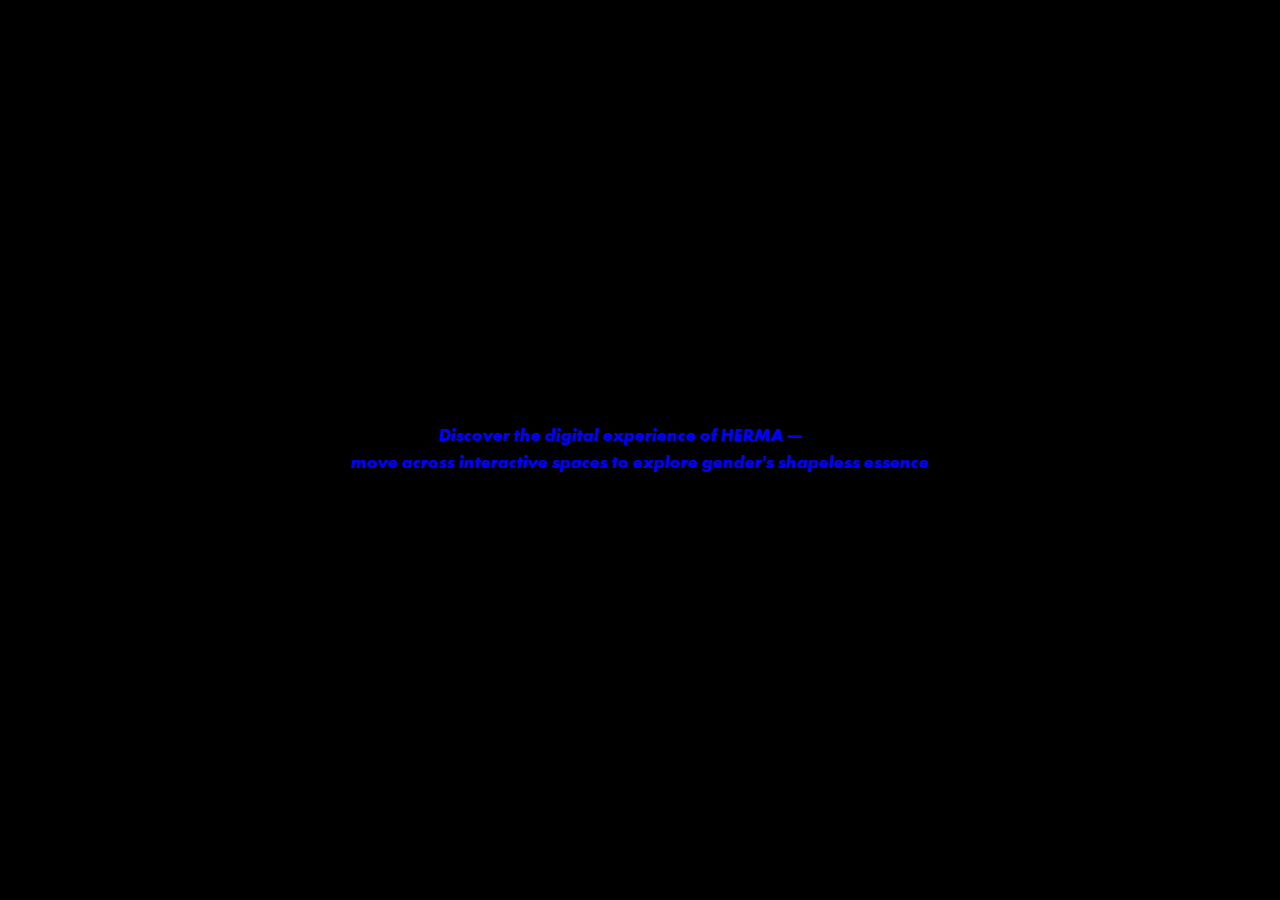
<file: index.html>
<!doctype html>
<html>
	<head>
		<meta charset="utf-8">
		<meta http-equiv="X-UA-Compatible" content="IE=edge">
		<meta name="viewport" content="width=device-width, initial-scale=1">
		<title>Herma</title>
		<link rel="stylesheet" href="base.css">
		<link rel="stylesheet" href="style.css">
	</head>
	<body>
		
		<audio src="sound/homepagefade.mp3" autoplay loop></audio>

		<section class="intro intro_transition">
		  <h2>
<!-- 		    Discover the digital experience of HERMA
		    <br>
			<br>move across interactive spaces to explore gender's shapeless essence. -->
		    &nbsp;&nbsp;&nbsp;&nbsp;&nbsp;&nbsp;&nbsp;&nbsp;&nbsp;&nbsp;&nbsp;&nbsp;&nbsp;&nbsp;&nbsp;&nbsp;&nbsp;&nbsp;&nbsp;&nbsp;&nbsp;&nbsp;Discover the digital experience of HERMA — 
			<br>move across interactive spaces to explore gender's shapeless essence
		  </h2>
		</section>
		
		<section class="main main_transition">
			<div class="main-body">
				<h1><img src="images/logo1.png"></h1>
				<div class="all-squares">
					<div class="s1">
						<a href="x.html" class="interactive1">
			  				<span class="square 1"></span> 
			  			</a>
			  		</div>
			  		<div class="s2">
						<a href="space2.html" class="interactive2">
			  				<span class="square 2"></span> 
			  			</a>
			  		</div>
			  		<div class="s3">
						<a href="more.html" class="interactive3">
			  				<span class="square 3"></span> 
			  			</a>
			  		</div>	
			</div>

			<div class="fullscreen-bg">
				<video src="images/HomepageBgLongLowRes.mp4" type="video/mp4" class="fullscreen-bg" autoplay muted loop>
				</video>
			</div>
		</div>
	</section>
<!-- 		</section>
		<section class="backdrop">
		</section>
 -->

		<!-- for mobile site -->
		<div class="mobile">
			<h6>
			Herma.space needs a web browser to fully be immersed in the interactive experience. <br>Click click, we'll see you soon!
			</h6>
		</div>
		
		<script src="fade.js"></script>
	</body>
</html>
</file>
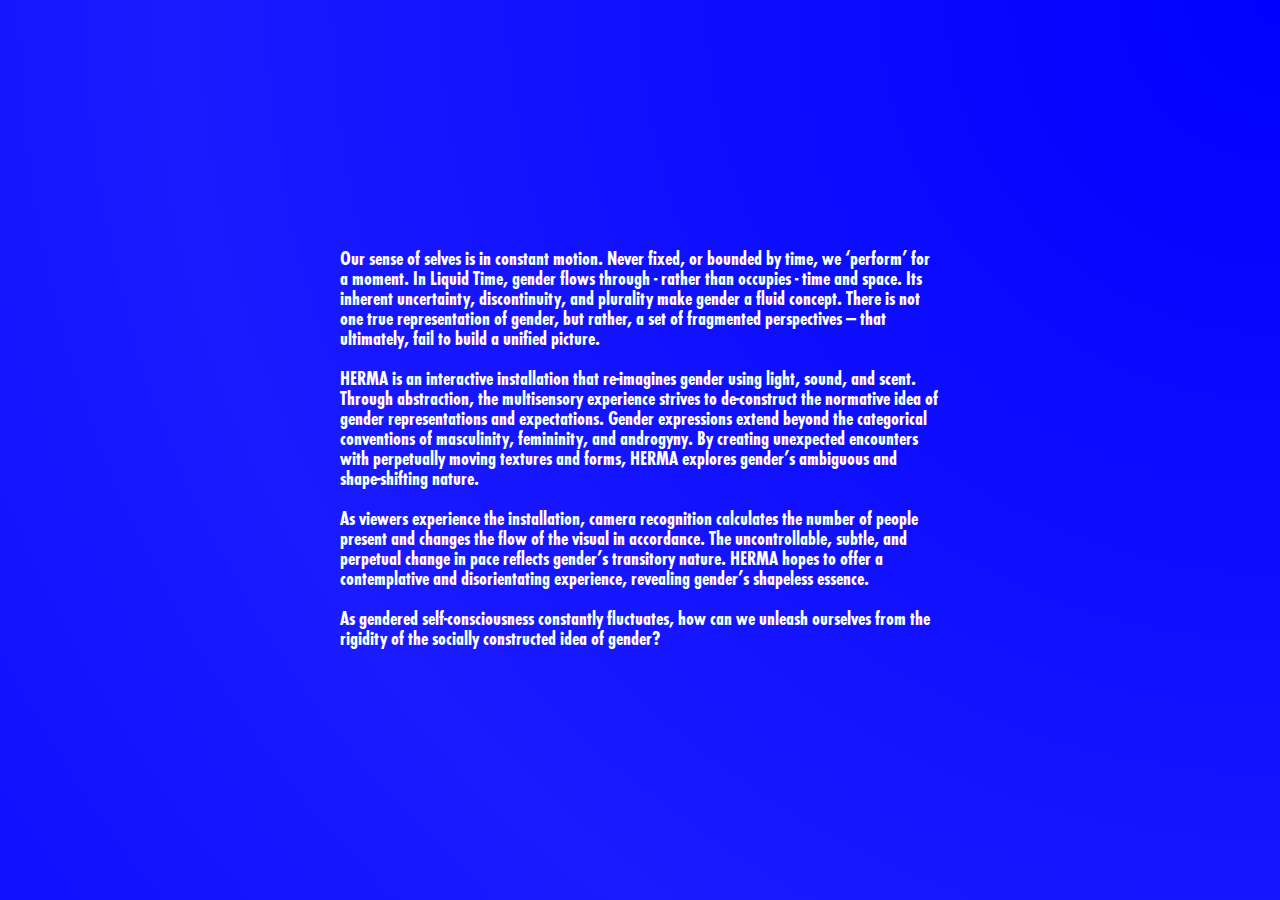
<file: about.html>
<!doctype html>
<html>
	<head>
		<meta charset="utf-8">

		<meta http-equiv="X-UA-Compatible" content="IE=edge">
		<meta name="viewport" content="width=device-width, initial-scale=1">
		<title>herma homepage</title>
		<link rel="stylesheet" href="base.css">
		<link rel="stylesheet" href="about.css">
	</head>
	<body>

		<div class="radial-gradient"></div>
		<section>
			<p>
  				Our sense of selves is in constant motion. Never fixed, or bounded by time, we ‘perform’ for a moment. In Liquid Time, gender flows through - rather than occupies - time and space. Its inherent uncertainty, discontinuity, and plurality make gender a fluid concept. There is not one true representation of gender, but rather, a set of fragmented perspectives — that ultimately, fail to build a unified picture.
			<br><br>
				HERMA is an interactive installation that re-imagines gender using light, sound, and scent. Through abstraction, the multisensory experience strives to de-construct the normative idea of gender representations and expectations. Gender expressions extend beyond the categorical conventions of masculinity, femininity, and androgyny. By creating unexpected encounters with perpetually moving textures and forms, HERMA explores gender’s ambiguous and shape-shifting nature. 
			<br><br>
				As viewers experience the installation, camera recognition calculates the number of people present and changes the flow of the visual in accordance. The uncontrollable, subtle, and perpetual change in pace reflects gender’s transitory nature. HERMA hopes to offer a contemplative and disorientating experience, revealing gender’s shapeless essence. 
			<br><br>
				As gendered self-consciousness constantly fluctuates, how can we unleash ourselves from the rigidity of the socially constructed idea of gender?
  			</p>
		</section>

<!-- 		<script src="jquery.js"></script>
		<script src="gradient.js"></script> -->
		
	</body>
</html>
</file>
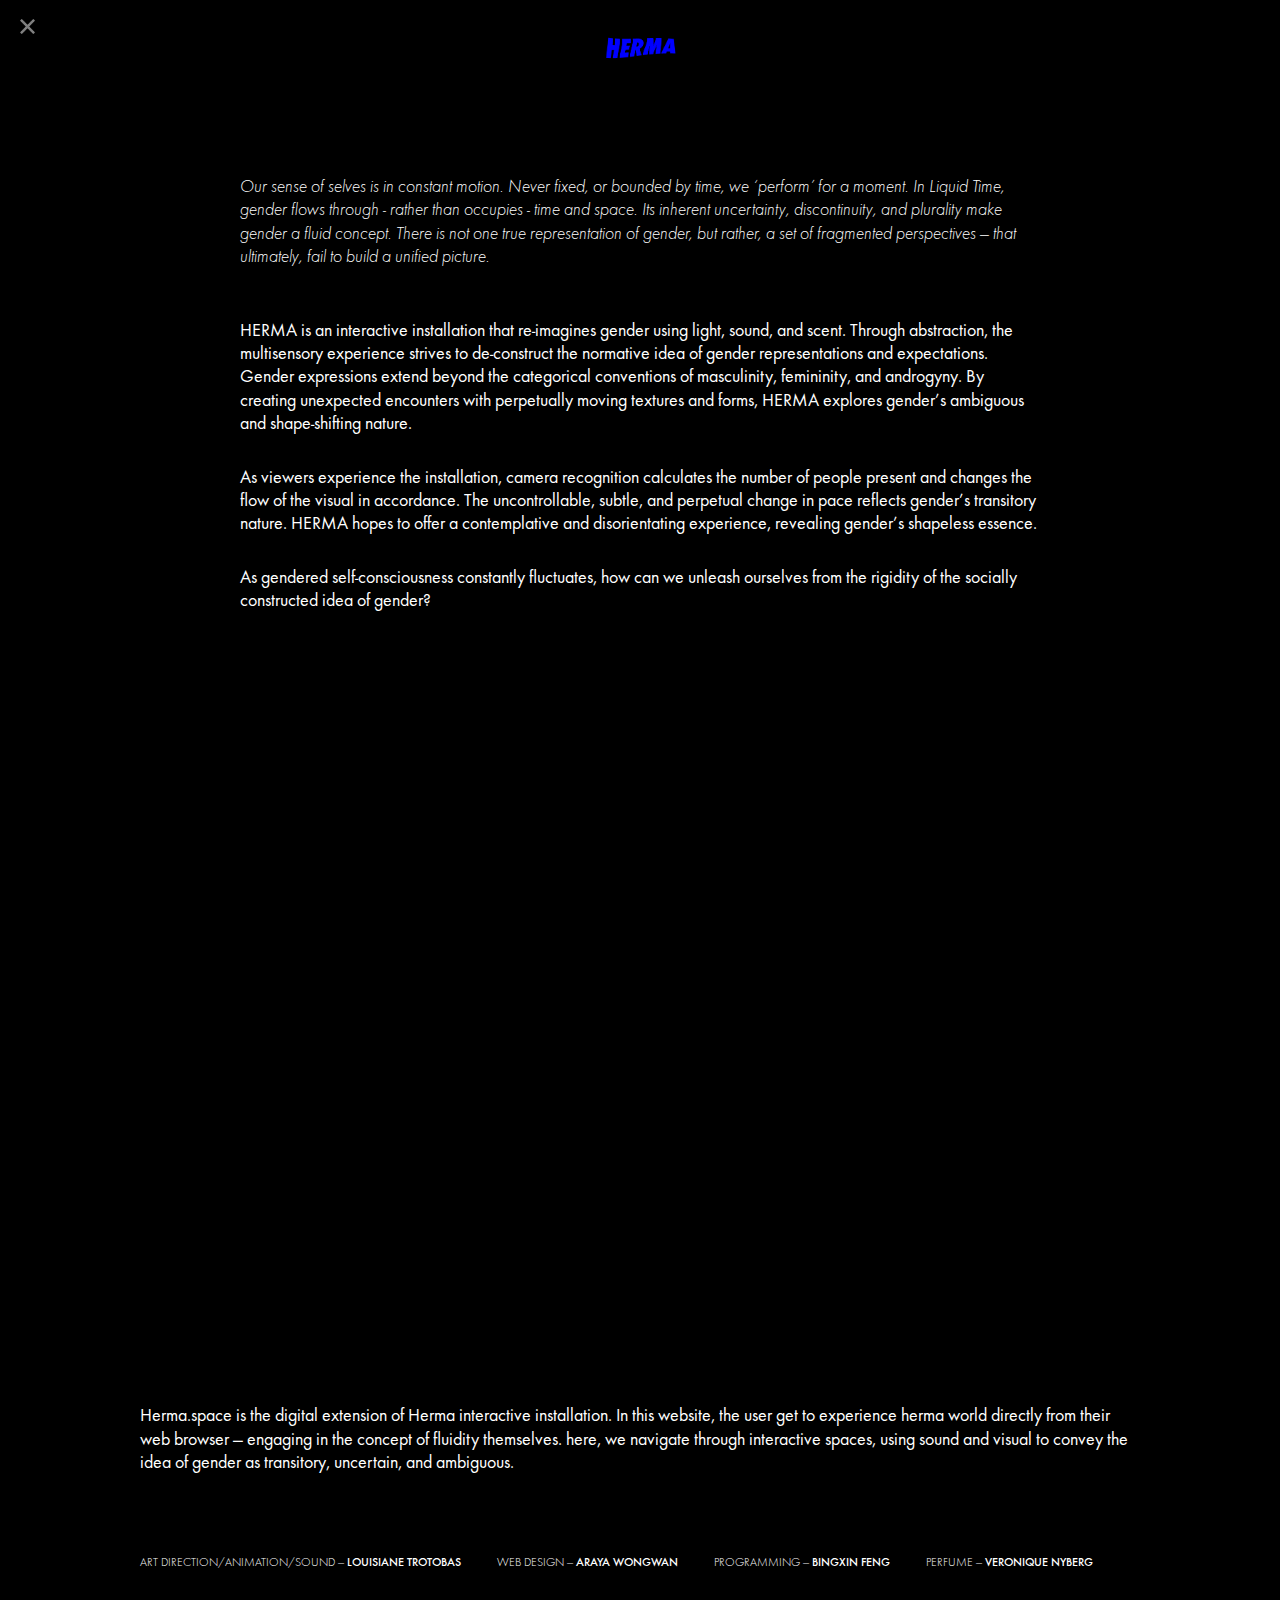
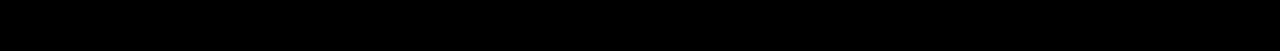
<file: more.html>
<!doctype html>
<html>
	<head>
		<meta charset="utf-8">
		<meta http-equiv="X-UA-Compatible" content="IE=edge">
		<meta name="viewport" content="width=device-width, initial-scale=1">
		<title>Herma</title>
		<link rel="stylesheet" href="base.css">
		<link rel="stylesheet" href="more.css">
	</head>
	<body>

	<a href="index.html?noIntro" class="button">
		<img src="images/Cross.png">
	</a>

	<header>
		<img src=images/logo1.png>
	</header>


	<section>
		<div class="text">
			<p class="first">
  				Our sense of selves is in constant motion. Never fixed, or bounded by time, we ‘perform’ for a moment. In Liquid Time, gender flows through - rather than occupies - time and space. Its inherent uncertainty, discontinuity, and plurality make gender a fluid concept. There is not one true representation of gender, but rather, a set of fragmented perspectives — that ultimately, fail to build a unified picture.
  			</p>	
			<p>
				HERMA is an interactive installation that re-imagines gender using light, sound, and scent. Through abstraction, the multisensory experience strives to de-construct the normative idea of gender representations and expectations. Gender expressions extend beyond the categorical conventions of masculinity, femininity, and androgyny. By creating unexpected encounters with perpetually moving textures and forms, HERMA explores gender’s ambiguous and shape-shifting nature. 
			</p>
			<p>
				As viewers experience the installation, camera recognition calculates the number of people present and changes the flow of the visual in accordance. The uncontrollable, subtle, and perpetual change in pace reflects gender’s transitory nature. HERMA hopes to offer a contemplative and disorientating experience, revealing gender’s shapeless essence. 
			</p>
			<p>
				As gendered self-consciousness constantly fluctuates, how can we unleash ourselves from the rigidity of the socially constructed idea of gender?
  			</p>
		</div>
	</section>


	<iframe class="bg" width="1000px" height="562px" src="https://player.vimeo.com/video/336404108?autoplay=1&loop=1" frameborder="0" allow="autoplay">
	</iframe>


	<div class="hermatext">
		Herma.space  is the digital extension of Herma interactive installation. In this website, the user get to experience herma world directly from their web browser — engaging in the concept of fluidity themselves. here, we navigate through interactive  spaces, using sound and visual to convey the idea of gender as transitory, uncertain, and ambiguous.
	</div>
	




	<footer>
		<div class="name1">
			ART DIRECTION/ANIMATION/SOUND —
			<span> LOUISIANE TROTOBAS</span>
		</div>
		<div class="name1">
			WEB DESIGN —
			<span> ARAYA WONGWAN</span>
		</div>
		<div class="name1">
			PROGRAMMING —
			<span> BINGXIN FENG</span>
		</div>
		<div class="name1">
			PERFUME —
			<span> VERONIQUE NYBERG</span>
		</div>
	</footer>

	</body>
</html>
</file>
<file: base.css>
html, body, div, span, applet, object, iframe,
h1, h2, h3, h4, h5, h6, p, blockquote, pre,
a, abbr, acronym, address, big, cite, code,
del, dfn, em, img, ins, kbd, q, s, samp,
small, strike, strong, sub, sup, tt, var,
b, u, i, center,
dl, dt, dd, ol, ul, li,
fieldset, form, label, legend,
table, caption, tbody, tfoot, thead, tr, th, td,
article, aside, canvas, details, embed,
figure, figcaption, footer, header, hgroup,
menu, nav, output, ruby, section, summary,
time, mark, audio, video {
  margin: 0;
  padding: 0;
  border: 0;
  font-size: 100%;
  font: inherit;
  vertical-align: baseline;
}

article, aside, details, figcaption, figure,
footer, header, hgroup, menu, nav, section {
  display: block;
}
body {
  line-height: 1;
}
ol, ul {
  list-style: none;
}
blockquote, q {
  quotes: none;
}
blockquote:before, blockquote:after,
q:before, q:after {
  content: '';
  content: none;
}
table {
  border-collapse: collapse;
  border-spacing: 0;
}

img, iframe {
  vertical-align: bottom;
  max-width: 100%;
}

input, textarea, select {
  font: inherit;
}

* {
  -webkit-box-sizing: border-box;
  -moz-box-sizing: border-box;
  box-sizing: border-box;
  -webkit-font-smoothing: antialiased;
  text-rendering: optimizeLegibility;
}
</file>
<file: style.css>
@font-face{
  font-family: Functionpro Boldoblique;
  src: url(font/FunctionPro-BoldOblique.otf);
}

body {
	font-size: 18px;
	line-height: 1.5;
	
	background-color: #000000;
	color: #0000ff;
  font-family: Functionpro Boldoblique, helvetica;
	margin: 20px auto;
	width: 800px;
  overflow-x: hidden;
}

h1 {
  padding-top: 46px;
  margin: -50px 0;
  height: 95px;
  position: absolute;
  top: 4%;
  left: 50%;
  transform: translateX(-50%);
}


h1 img {
  width: 94px;
}

section.main a {
  margin-left: 5px;
  text-decoration: none;
  position: absolute;
  color: #0000ff;
}

section {
  position: absolute;
  left: 0;
  top: 0;
  width: 100vw;
  height: 100vh;
}

section.main_transition {
  /*display: none; */
  opacity: 0;
  /*z-index: 1;*/

  transition: opacity 3.8s ease;
    display: none;


}

.main-body {
  width: 100vw;
  height: 100vh;
  position: absolute;
  left: 0;
  top: 0;
}

.fullscreen-bg {
    z-index: -1;

  min-height: 100%;
  min-width: 1024px;
  
  /* Set up proportionate scaling */
  width: 100%;
  height: auto;
  
  /* Set up positioning */
  position: fixed;
  top: 0;
  left: 0;
}

div.all-squares {
  /*width: 730px;*/
  height: 200px;
  position: absolute;
  top: 50%;
  left: 50%;
  transform: translate(-50%, -50%);

  width: 1000px;
}

div.all-squares div{
  display: inline-block;
  width: 100px;
  height: 100px;
  margin: 0 100px;
}

div.all-squares a{
  display: inline-block;
  bottom: 0;
  margin-left: 0;
}

span.square {
  width: 200px;
  height: 200px;
  background-color: #0000ff;
  display: inline-block;
/*  margin: 0 20px;*/

   transition-property: transform;
   transition-duration: 0.5s;
}

a span:hover {
    animation-name: rotate; 
    animation-duration: 5s; 
    animation-iteration-count: infinite;
    animation-timing-function: linear;
}

@keyframes rotate {
    from {transform: rotate(0deg);}
    to {transform: rotate(360deg);}
}

.interactive2 span:hover {
    animation-name: rotate2; 
    animation-duration: 5s; 
    animation-iteration-count: infinite;
    animation-timing-function: linear;
}

@keyframes rotate2 {
    from {transform: rotate(0deg);}
    to {transform: rotate(-360deg);}
}

section.intro {
  position: absolute;
  top: 0;
  left: 0;
  width: 100vw;
  height: 100vh;
  color: #0000ff;
  background-color: #000000;
  
  /*background-image: url(images/Intro.jpg);*/
}

section.intro_transition {
  transition: opacity 3s ease-out;
  
}

section h2{
  display: flex;
  justify-content: center;
  align-items: center;
  width: 600px;
  height: 100%;
  margin: 0 auto;
}

.mobile {
  opacity: 0;
}

@media (max-width: 440px) {

  section.intro {
    display: none;
  }

  section.main {
    display: none;
    opacity: 0;
  }

  body {
    position: fixed;
    background-color: #000000;
    width: 100vw;
    height: 100vh;
    padding: 0 10px;
    background-image: url(images/Background-08-02.jpg);
  }

.mobile {
    opacity: 1;
    color: #000;
    height: 100%;
    display: flex;
    justify-content: center;
    align-items: center;
}

  }
</file>
<file: about.css>
@font-face {
  font-family:  Functionpro Condensedbold;
  src:  url(font/FunctionPro-CondensedBold.otf);
}

body {
	width: 100vw;
	height: 100vh;
  font-family: Functionpro Condensedbold;
  color: #fff;
/*	cursor: none;*/



/*background: linear-gradient(219deg, #ffffff, #0000ff, #30099a);
background-size: 600% 600%;

-webkit-animation: AnimationName 44s ease infinite;
-moz-animation: AnimationName 44s ease infinite;
animation: AnimationName 44s ease infinite;*/

/*background: linear-gradient(191deg, #ffffff, #0000ff, #0b0b48);
background-size: 600% 600%;

-webkit-animation: AnimationName 16s ease infinite;
-moz-animation: AnimationName 16s ease infinite;
animation: AnimationName 16s ease infinite;*/

/*ackground: linear-gradient(70deg, #0000ff, #d6d7ff, #0000ff);
background-size: 600% 600%;

-webkit-animation: AnimationName 19s ease infinite;
-moz-animation: AnimationName 19s ease infinite;
animation: AnimationName 19s ease infinite;*/

  background: radial-gradient(circle at top, #0000ff, #1b1bff, #0000ff);
  background-size: 200% 200%;
  animation: radial-gradient 15s ease infinite;
}


section p {
  font-family: Functionpro Condensedbold;
  font-size: 20px;
  color: white;
  position: absolute;
  width: 600px;
  top: 50%;
  left: 50%;
  transform: translate(-50%, -50%);
}

/*@-webkit-keyframes AnimationName {
    0%{background-position:50% 0%}
    50%{background-position:51% 100%}
    100%{background-position:50% 0%}
}
@-moz-keyframes AnimationName {
    0%{background-position:50% 0%}
    50%{background-position:51% 100%}
    100%{background-position:50% 0%}
}
@keyframes AnimationName { 
    0%{background-position:50% 0%}
    50%{background-position:51% 100%}
    100%{background-position:50% 0%}
}*/

@keyframes radial-gradient {
  0% {
    background-position: 10% 50%;
  }
  50% {
    background-position: 80% 60%;
  }
  100% {
    background-position: 10% 50%;
  }
}


/*.radial-gradient {
  position:fixed;
  top:0px;
  left:0px;
  height:100%;
  width:100%;
  
  
  background: #0000ff;
 
  background: 
    radial-gradient(
     at center, #0000ff, #000000, #ffffff; 
    );
}*/


/*@-webkit-keyframes AnimationName {
    0%{background-position:0% 18%}
    50%{background-position:100% 83%}
    100%{background-position:0% 18%}
}
@-moz-keyframes AnimationName {
    0%{background-position:0% 18%}
    50%{background-position:100% 83%}
    100%{background-position:0% 18%}
}
@keyframes AnimationName { 
    0%{background-position:0% 18%}
    50%{background-position:100% 83%}
    100%{background-position:0% 18%}
}*/
</file>
<file: more.css>
@font-face {
  font-family:  Functionpro LightOblique;
  src:  url(font/FunctionPro-LightOblique.otf);
}

@font-face {
  font-family:  Functionpro Light;
  src:  url(font/FunctionPro-Light.otf);
}

@font-face {
  font-family:  Functionpro Medium;
  src:  url(font/FunctionPro-Medium.otf);
}

@font-face {
  font-family:  Functionpro ExtraBold;
  src:  url(font/FunctionPro-ExtraBold.otf);
}

@font-face{
  font-family: Functionpro Demi;
  src: url(font/FunctionPro-Demi.otf);
}

@font-face{
  font-family: Functionpro mo;
  src: url(font/FunctionPro-MediumOblique.otf);
}

@font-face{
  font-family: Functionpro Book;
  src: url(font/FunctionPro-Book.otf);
}


a.button {
  position: fixed;
  z-index: 5;
  width: 35px;
  height: 35px;
  font-size: 20px;
  padding-left: 20px;
  margin-top: -12px;
  text-decoration: none;
  color: #ffffff;
  opacity: 0.5;
  transition: opacity 0.5s ease;
}

a.button:hover{
  opacity: 1;
}

body {
  color: #ffffff;
  background-color: #000000;
  line-height: 1.3;

  width: 100%;
  height: 100%;
}
/*  background: radial-gradient(circle at bottom, #000000, #1b1bff, #0000ff);
  background-size: 500% 700%;
  animation: radial-gradient 15s ease infinite;
}



@keyframes radial-gradient {
  0% {
    background-position: 10% 50%;
  }
  50% {
    background-position: 80% 60%;
  }
  100% {
    background-position: 10% 50%;
  }
}*/

header{
  height: 156px;
  width: 94px;
  margin: 20px auto;
}

h1 {
  padding-top: 46px;
  margin: -50px 0;
  height: 95px;
  position: absolute;
  top: 4%;
  left: 50%;
  transform: translateX(-50%);
}

h1 img {
  width: 94px;
}


section .text {
  z-index: 1;
  font-family:  Functionpro Book;
  font-size: 18px;
  /*color: #000;*/
  color: #ffffff;
  width: 800px;
  display: flex;
  flex-direction: column;
  justify-content: center;
  margin: 0 auto;
}

p.first {
  font-family: Functionpro LightOblique;
  margin-bottom: 50px;
  margin-top: -20px;
}

p {
  margin-bottom: 30px;
}

.bg{
  width: 1000px;
  display: flex;
  justify-content: center;
  margin: 80px auto;
}

.hermatext{
  font-family:  Functionpro Book;
  font-size: 18px;
  /*color: #000;*/
  color: #ffffff;
  width: 1000px;
  margin: 60px auto;
  margin-top: 120px;
}


footer{
  font-family: Functionpro Light;
  display: flex;
  flex-direction: row;
  width: 1000px;
  margin-top: 80px;
  margin-bottom: 80px;
  margin-left:auto;
  margin-right:auto;
}

footer div{
    font-size: 12px
}

.name1,.name2,.name3{
  margin-right: 36px
}


span {
  font-family: Functionpro Medium;
}
</file>
